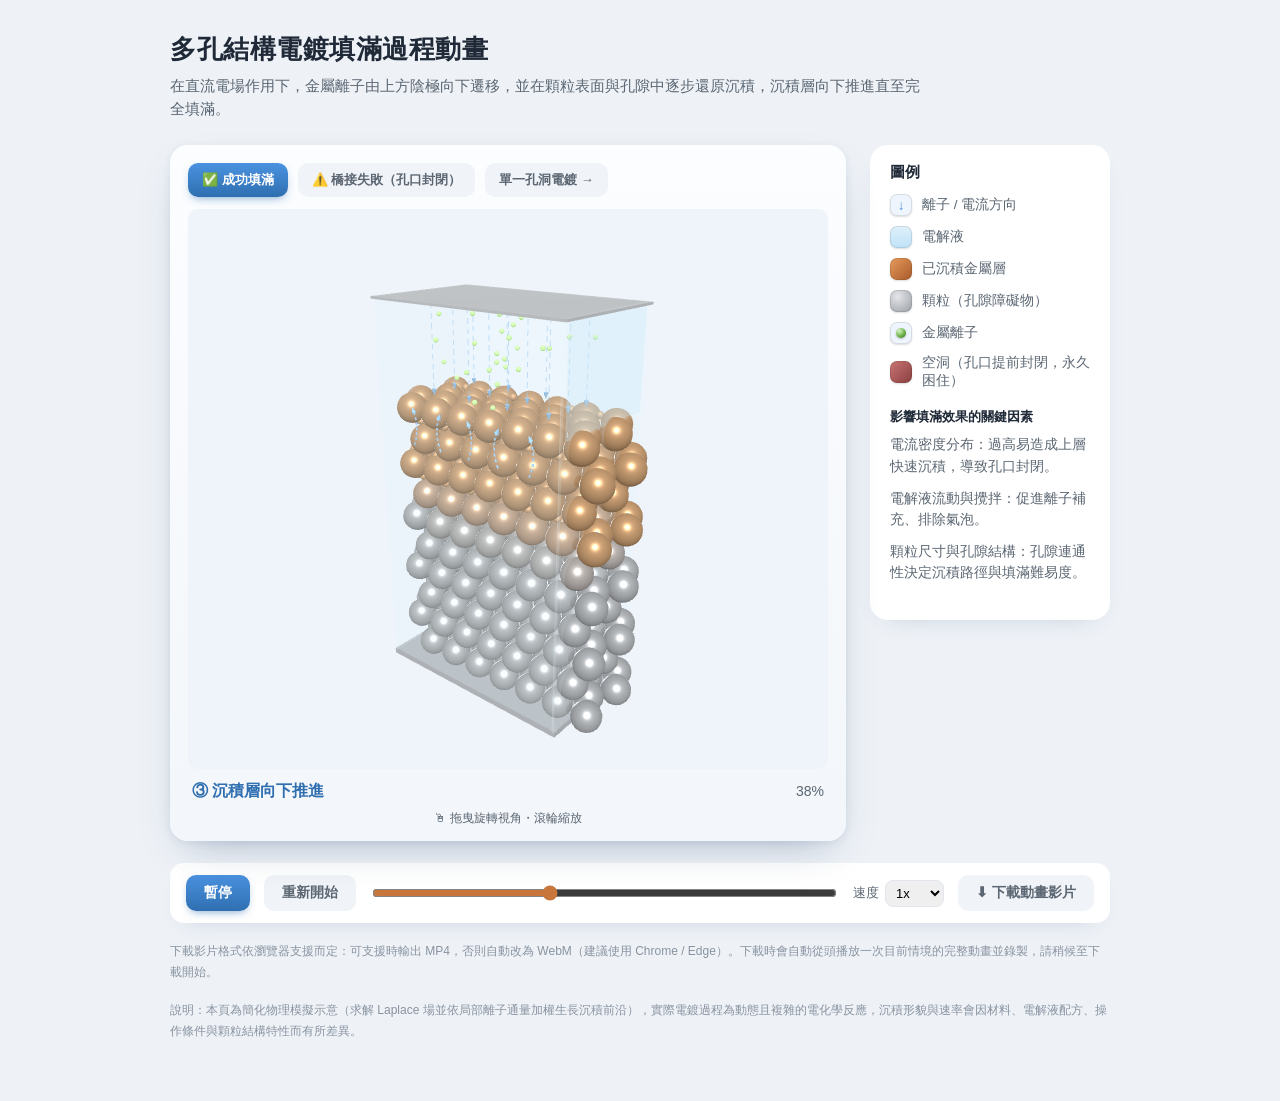
<file: web/index.html>
<!DOCTYPE html>
<html lang="zh-Hant">
<head>
<meta charset="UTF-8">
<meta name="viewport" content="width=device-width, initial-scale=1.0">
<title>多孔結構電鍍填滿動畫</title>
<link rel="stylesheet" href="style.css">
</head>
<body>
<div class="page">

  <header class="page-header">
    <h1>多孔結構電鍍填滿過程動畫</h1>
    <p class="subtitle">在直流電場作用下，金屬離子由上方陰極向下遷移，並在顆粒表面與孔隙中逐步還原沉積，沉積層向下推進直至完全填滿。</p>
  </header>

  <div class="stage">

    <div class="canvas-card">
      <div class="scenario-switch">
        <button id="scenarioSuccessBtn" class="ctrl-btn" aria-label="成功填滿情境">✅ 成功填滿</button>
        <button id="scenarioFailureBtn" class="ctrl-btn ghost" aria-label="橋接失敗情境">⚠️ 橋接失敗（孔口封閉）</button>
        <a class="ctrl-btn ghost" href="single-via.html">單一孔洞電鍍 →</a>
      </div>
      <canvas id="simCanvas"></canvas>

      <div class="stage-banner">
        <span id="stageLabel" class="stage-label">初始狀態</span>
        <span id="stagePercent" class="stage-percent">0%</span>
      </div>
      <p class="drag-hint">🖱 拖曳旋轉視角・滾輪縮放</p>
    </div>

    <aside class="legend">
      <h2>圖例</h2>
      <ul>
        <li><span class="swatch arrow-swatch">↓</span>離子 / 電流方向</li>
        <li><span class="swatch" style="background:linear-gradient(#dff1fb,#bfe2f7)"></span>電解液</li>
        <li><span class="swatch" style="background:linear-gradient(135deg,#e69b5c,#a85a29)"></span>已沉積金屬層</li>
        <li><span class="swatch" style="background:radial-gradient(circle at 35% 30%, #e4e6e9, #9a9ea3)"></span>顆粒（孔隙障礙物）</li>
        <li><span class="swatch ion-swatch"><span class="ion-dot"></span></span>金屬離子</li>
        <li><span class="swatch" style="background:linear-gradient(135deg,#c97575,#8a3f3f)"></span>空洞（孔口提前封閉，永久困住）</li>
      </ul>

      <div class="info-block">
        <h3>影響填滿效果的關鍵因素</h3>
        <ul class="factors">
          <li>電流密度分布：過高易造成上層快速沉積，導致孔口封閉。</li>
          <li>電解液流動與攪拌：促進離子補充、排除氣泡。</li>
          <li>顆粒尺寸與孔隙結構：孔隙連通性決定沉積路徑與填滿難易度。</li>
        </ul>
      </div>
    </aside>
  </div>

  <div class="controls">
    <button id="playBtn" class="ctrl-btn" aria-label="播放/暫停">暫停</button>
    <button id="restartBtn" class="ctrl-btn ghost" aria-label="重新開始">重新開始</button>

    <input id="frameSlider" type="range" min="0" max="1" value="0" step="1">

    <label class="speed-label">
      速度
      <select id="speedSelect">
        <option value="0.5">0.5x</option>
        <option value="1" selected>1x</option>
        <option value="2">2x</option>
        <option value="4">4x</option>
      </select>
    </label>

    <button id="downloadBtn" class="ctrl-btn ghost" aria-label="下載動畫影片">⬇ 下載動畫影片</button>
  </div>

  <p class="footnote">下載影片格式依瀏覽器支援而定：可支援時輸出 MP4，否則自動改為 WebM（建議使用 Chrome / Edge）。下載時會自動從頭播放一次目前情境的完整動畫並錄製，請稍候至下載開始。</p>

  <p class="footnote">說明：本頁為簡化物理模擬示意（求解 Laplace 場並依局部離子通量加權生長沉積前沿），實際電鍍過程為動態且複雜的電化學反應，沉積形貌與速率會因材料、電解液配方、操作條件與顆粒結構特性而有所差異。</p>

</div>

<script src="data.js"></script>
<script src="vendor/three.min.js"></script>
<script src="app.js"></script>
</body>
</html>
</file>
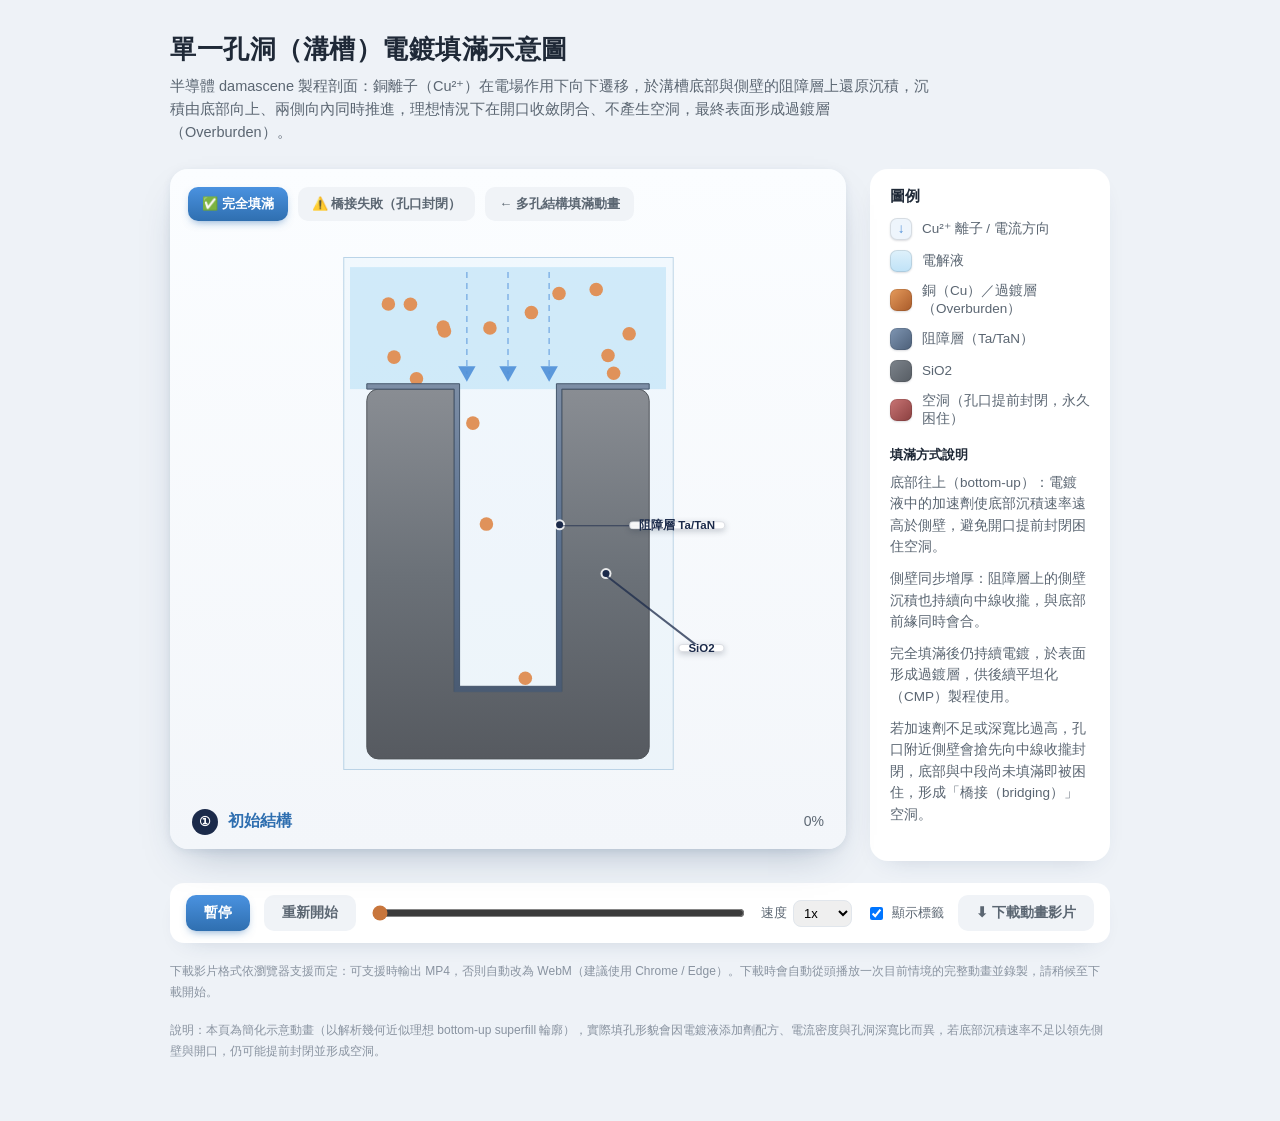
<file: web/single-via.html>
<!DOCTYPE html>
<html lang="zh-Hant">
<head>
<meta charset="UTF-8">
<meta name="viewport" content="width=device-width, initial-scale=1.0">
<title>單一孔洞電鍍填滿示意圖</title>
<link rel="stylesheet" href="style.css">
</head>
<body>
<div class="page">

  <header class="page-header">
    <h1>單一孔洞（溝槽）電鍍填滿示意圖</h1>
    <p class="subtitle">半導體 damascene 製程剖面：銅離子（Cu²⁺）在電場作用下向下遷移，於溝槽底部與側壁的阻障層上還原沉積，沉積由底部向上、兩側向內同時推進，理想情況下在開口收斂閉合、不產生空洞，最終表面形成過鍍層（Overburden）。</p>
  </header>

  <div class="stage">

    <div class="canvas-card">
      <div class="scenario-switch">
        <button id="scenarioSuccessBtn" class="ctrl-btn" aria-label="成功填滿情境">✅ 完全填滿</button>
        <button id="scenarioFailureBtn" class="ctrl-btn ghost" aria-label="橋接失敗情境">⚠️ 橋接失敗（孔口封閉）</button>
        <a class="ctrl-btn ghost" href="index.html">← 多孔結構填滿動畫</a>
      </div>
      <div class="canvas-wrap">
        <canvas id="simCanvas"></canvas>
        <div id="viaLabelLayer" class="via-label-layer"></div>
      </div>

      <div class="stage-banner">
        <span class="stage-title">
          <span id="stageBadge" class="stage-badge">①</span>
          <span id="stageLabel" class="stage-label">初始結構</span>
        </span>
        <span id="stagePercent" class="stage-percent">0%</span>
      </div>
    </div>

    <aside class="legend">
      <h2>圖例</h2>
      <ul>
        <li><span class="swatch arrow-swatch">↓</span>Cu²⁺ 離子 / 電流方向</li>
        <li><span class="swatch" style="background:linear-gradient(#dff1fb,#bfe2f7)"></span>電解液</li>
        <li><span class="swatch" style="background:linear-gradient(135deg,#e69b5c,#a85a29)"></span>銅（Cu）／過鍍層（Overburden）</li>
        <li><span class="swatch" style="background:linear-gradient(135deg,#7f96b3,#4c5f78)"></span>阻障層（Ta/TaN）</li>
        <li><span class="swatch" style="background:linear-gradient(135deg,#7d848c,#565c63)"></span>SiO2</li>
        <li><span class="swatch" style="background:linear-gradient(135deg,#c97575,#8a3f3f)"></span>空洞（孔口提前封閉，永久困住）</li>
      </ul>

      <div class="info-block">
        <h3>填滿方式說明</h3>
        <ul class="factors">
          <li>底部往上（bottom-up）：電鍍液中的加速劑使底部沉積速率遠高於側壁，避免開口提前封閉困住空洞。</li>
          <li>側壁同步增厚：阻障層上的側壁沉積也持續向中線收攏，與底部前緣同時會合。</li>
          <li>完全填滿後仍持續電鍍，於表面形成過鍍層，供後續平坦化（CMP）製程使用。</li>
          <li>若加速劑不足或深寬比過高，孔口附近側壁會搶先向中線收攏封閉，底部與中段尚未填滿即被困住，形成「橋接（bridging）」空洞。</li>
        </ul>
      </div>
    </aside>
  </div>

  <div class="controls">
    <button id="playBtn" class="ctrl-btn" aria-label="播放/暫停">暫停</button>
    <button id="restartBtn" class="ctrl-btn ghost" aria-label="重新開始">重新開始</button>

    <input id="frameSlider" type="range" min="0" max="1" value="0" step="1">

    <label class="speed-label">
      速度
      <select id="speedSelect">
        <option value="0.5">0.5x</option>
        <option value="1" selected>1x</option>
        <option value="2">2x</option>
        <option value="4">4x</option>
      </select>
    </label>

    <label class="speed-label" style="cursor: pointer;">
      <input type="checkbox" id="toggleLabelsBtn" checked>
      顯示標籤
    </label>

    <button id="downloadBtn" class="ctrl-btn ghost" aria-label="下載動畫影片">⬇ 下載動畫影片</button>
  </div>

  <p class="footnote">下載影片格式依瀏覽器支援而定：可支援時輸出 MP4，否則自動改為 WebM（建議使用 Chrome / Edge）。下載時會自動從頭播放一次目前情境的完整動畫並錄製，請稍候至下載開始。</p>

  <p class="footnote">說明：本頁為簡化示意動畫（以解析幾何近似理想 bottom-up superfill 輪廓），實際填孔形貌會因電鍍液添加劑配方、電流密度與孔洞深寬比而異，若底部沉積速率不足以領先側壁與開口，仍可能提前封閉並形成空洞。</p>

</div>

<script src="via-data.js"></script>
<script src="single-via.js"></script>
</body>
</html>
</file>
<file: web/style.css>
:root {
  --ink: #1f2937;
  --ink-soft: #5b6672;
  --page-bg: #eef2f7;
  --card-bg: #ffffff;
  --accent: #2f6fb0;
  --line: #e1e6ec;
}

* { box-sizing: border-box; }

html, body {
  margin: 0;
  padding: 0;
  background: var(--page-bg);
  color: var(--ink);
  font-family: "Noto Sans TC", "Microsoft JhengHei", "PingFang TC", -apple-system,
    BlinkMacSystemFont, "Segoe UI", sans-serif;
}

.page {
  max-width: 980px;
  margin: 0 auto;
  padding: 32px 20px 48px;
}

.page-header h1 {
  font-size: 26px;
  margin: 0 0 8px;
  letter-spacing: 0.02em;
}

.page-header .subtitle {
  margin: 0;
  color: var(--ink-soft);
  font-size: 14.5px;
  line-height: 1.6;
  max-width: 760px;
}

.stage {
  display: flex;
  gap: 24px;
  align-items: flex-start;
  margin-top: 24px;
  flex-wrap: wrap;
}

.canvas-card {
  position: relative;
  background: linear-gradient(180deg, #fbfdff, #f3f6fa);
  border-radius: 18px;
  box-shadow: 0 18px 40px -18px rgba(30, 60, 100, 0.35), 0 2px 8px rgba(30, 60, 100, 0.08);
  padding: 18px 18px 14px;
  flex: 0 0 auto;
}

.scenario-switch {
  display: flex;
  gap: 10px;
  margin-bottom: 12px;
  flex-wrap: wrap;
}

.scenario-switch .ctrl-btn {
  padding: 8px 14px;
  font-size: 13px;
}

.canvas-wrap {
  position: relative;
  display: inline-block;
  line-height: 0;
}

#simCanvas {
  display: block;
  border-radius: 10px;
}

.via-label-layer {
  position: absolute;
  inset: 0;
  overflow: hidden;
  pointer-events: none;
}

.via-label-dot {
  position: absolute;
  top: 0;
  left: 0;
  width: 7px;
  height: 7px;
  margin: -3.5px 0 0 -3.5px;
  border-radius: 50%;
  background: #1b2a4a;
  box-shadow: 0 0 0 2px rgba(255, 255, 255, 0.85);
}

.via-label-line {
  position: absolute;
  top: 0;
  left: 0;
  height: 1.5px;
  background: rgba(27, 42, 74, 0.75);
  transform-origin: 0 50%;
}

.via-label-badge {
  position: absolute;
  top: 0;
  left: 0;
  white-space: nowrap;
  background: rgba(255, 255, 255, 0.94);
  color: #1b2a4a;
  font-size: 11.5px;
  font-weight: 700;
  padding: 3px 9px;
  border-radius: 999px;
  box-shadow: 0 2px 6px rgba(20, 30, 50, 0.22);
  border: 1px solid rgba(27, 42, 74, 0.15);
}

.drag-hint {
  margin: 8px 4px 0;
  font-size: 12px;
  color: var(--ink-soft);
  text-align: center;
}

.stage-banner {
  display: flex;
  align-items: baseline;
  justify-content: space-between;
  margin-top: 12px;
  padding: 0 4px;
}

.stage-title {
  display: flex;
  align-items: center;
  gap: 10px;
}

.stage-badge {
  flex: 0 0 auto;
  width: 26px;
  height: 26px;
  border-radius: 50%;
  background: #1b2a4a;
  color: #fff;
  font-size: 13px;
  font-weight: 700;
  display: inline-flex;
  align-items: center;
  justify-content: center;
}

.stage-label {
  font-size: 16px;
  font-weight: 700;
  color: var(--accent);
}

.stage-percent {
  font-size: 14px;
  font-variant-numeric: tabular-nums;
  color: var(--ink-soft);
}

.legend {
  flex: 1 1 220px;
  min-width: 220px;
  background: var(--card-bg);
  border-radius: 18px;
  padding: 18px 20px;
  box-shadow: 0 10px 26px -18px rgba(30, 60, 100, 0.3);
}

.legend h2 {
  font-size: 15px;
  margin: 0 0 12px;
  color: var(--ink);
}

.legend ul {
  list-style: none;
  margin: 0 0 18px;
  padding: 0;
  display: flex;
  flex-direction: column;
  gap: 10px;
  font-size: 13.5px;
  color: var(--ink-soft);
}

.legend li {
  display: flex;
  align-items: center;
  gap: 10px;
}

.swatch {
  width: 22px;
  height: 22px;
  border-radius: 7px;
  flex: 0 0 auto;
  box-shadow: inset 0 0 0 1px rgba(0, 0, 0, 0.1), 0 1px 2px rgba(20, 30, 50, 0.15);
}

.arrow-swatch {
  display: flex;
  align-items: center;
  justify-content: center;
  color: #4f8fd8;
  font-weight: 700;
  background: #eef5fc;
}

.ion-swatch {
  background: #eef5fc;
  display: flex;
  align-items: center;
  justify-content: center;
}

.ion-dot {
  width: 10px;
  height: 10px;
  border-radius: 50%;
  background: radial-gradient(circle at 32% 28%, #d9f7c8, #5fa93c 62%, #3c7524);
  box-shadow: 0 1px 2px rgba(0, 0, 0, 0.25);
}

.info-block h3 {
  font-size: 13px;
  margin: 0 0 8px;
  color: var(--ink);
}

.factors {
  list-style: disc;
  margin: 0;
  padding-left: 18px;
  font-size: 12.5px;
  line-height: 1.6;
  color: var(--ink-soft);
}

.controls {
  margin-top: 22px;
  display: flex;
  align-items: center;
  gap: 14px;
  background: var(--card-bg);
  border-radius: 14px;
  padding: 12px 16px;
  box-shadow: 0 10px 26px -18px rgba(30, 60, 100, 0.3);
  flex-wrap: wrap;
}

.ctrl-btn {
  border: none;
  border-radius: 10px;
  padding: 9px 18px;
  font-size: 14px;
  font-weight: 600;
  cursor: pointer;
  background: linear-gradient(180deg, #4a92e0, #2f6fb0);
  color: #fff;
  box-shadow: 0 4px 10px -4px rgba(47, 111, 176, 0.7);
  text-decoration: none;
  display: inline-block;
}

.ctrl-btn.ghost {
  background: #f0f3f7;
  color: var(--ink-soft);
  box-shadow: none;
}

.ctrl-btn:active { transform: translateY(1px); }

.ctrl-btn:disabled {
  opacity: 0.5;
  cursor: not-allowed;
  transform: none;
}

#frameSlider {
  flex: 1 1 200px;
  accent-color: #c8763c;
}

.speed-label {
  font-size: 13px;
  color: var(--ink-soft);
  display: flex;
  align-items: center;
  gap: 6px;
}

.speed-label select {
  border-radius: 8px;
  border: 1px solid var(--line);
  padding: 4px 6px;
  font-size: 13px;
}

.footnote {
  margin-top: 18px;
  font-size: 12px;
  color: #8993a0;
  line-height: 1.7;
}

@media (max-width: 760px) {
  .stage { flex-direction: column; }
  .canvas-card { width: 100%; }
  #simCanvas { width: 100%; height: auto; }
}
</file>
